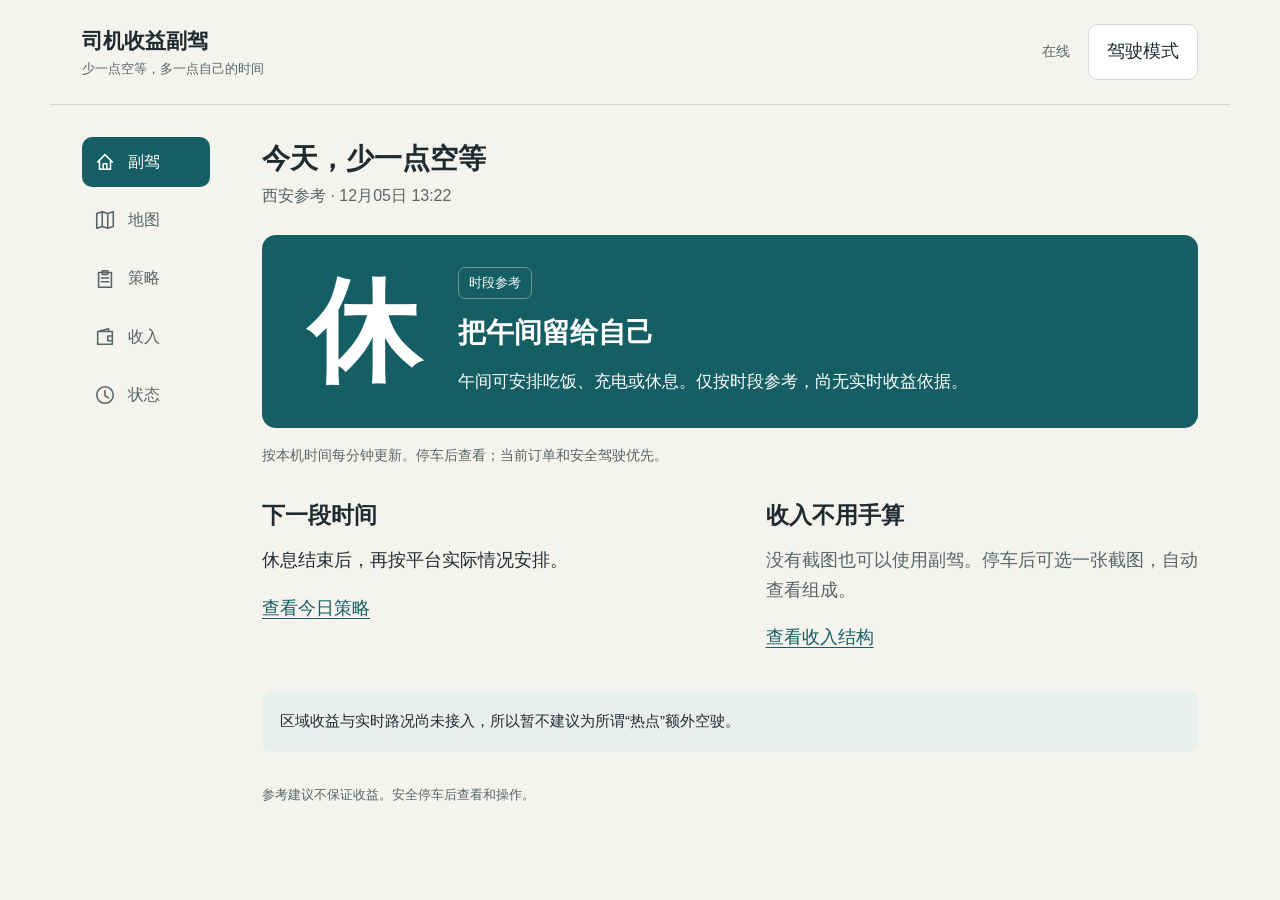
<file: index.html>
<!doctype html>
<html lang="zh-CN">
  <head>
    <meta charset="utf-8" />
    <meta
      name="viewport"
      content="width=device-width,initial-scale=1,viewport-fit=cover"
    />
    <meta name="theme-color" content="#155e63" />
    <meta
      name="description"
      content="司机收益副驾：少一点空等，多一点自己的时间。无需填写分析数据。"
    />
    <link rel="manifest" href="manifest.webmanifest" />
    <link rel="icon" href="icon.svg" type="image/svg+xml" />
    <link rel="apple-touch-icon" href="icon-192.png" />
    <link rel="stylesheet" href="styles.css" />
    <title>司机收益副驾</title>
  </head>
  <body>
    <a href="#content" class="skip">跳到主要内容</a>
    <div id="app">
      <main>
        <h1>司机收益副驾</h1>
        <p>正在准备城市参考…</p>
      </main>
    </div>
    <div id="notice" role="status" aria-live="polite"></div>
    <script type="module" src="app.mjs"></script>
    <noscript
      >请启用 JavaScript
      才能查看策略和本机数据。没有数据时不会生成实时收益预测。</noscript
    >
  </body>
</html>
</file>
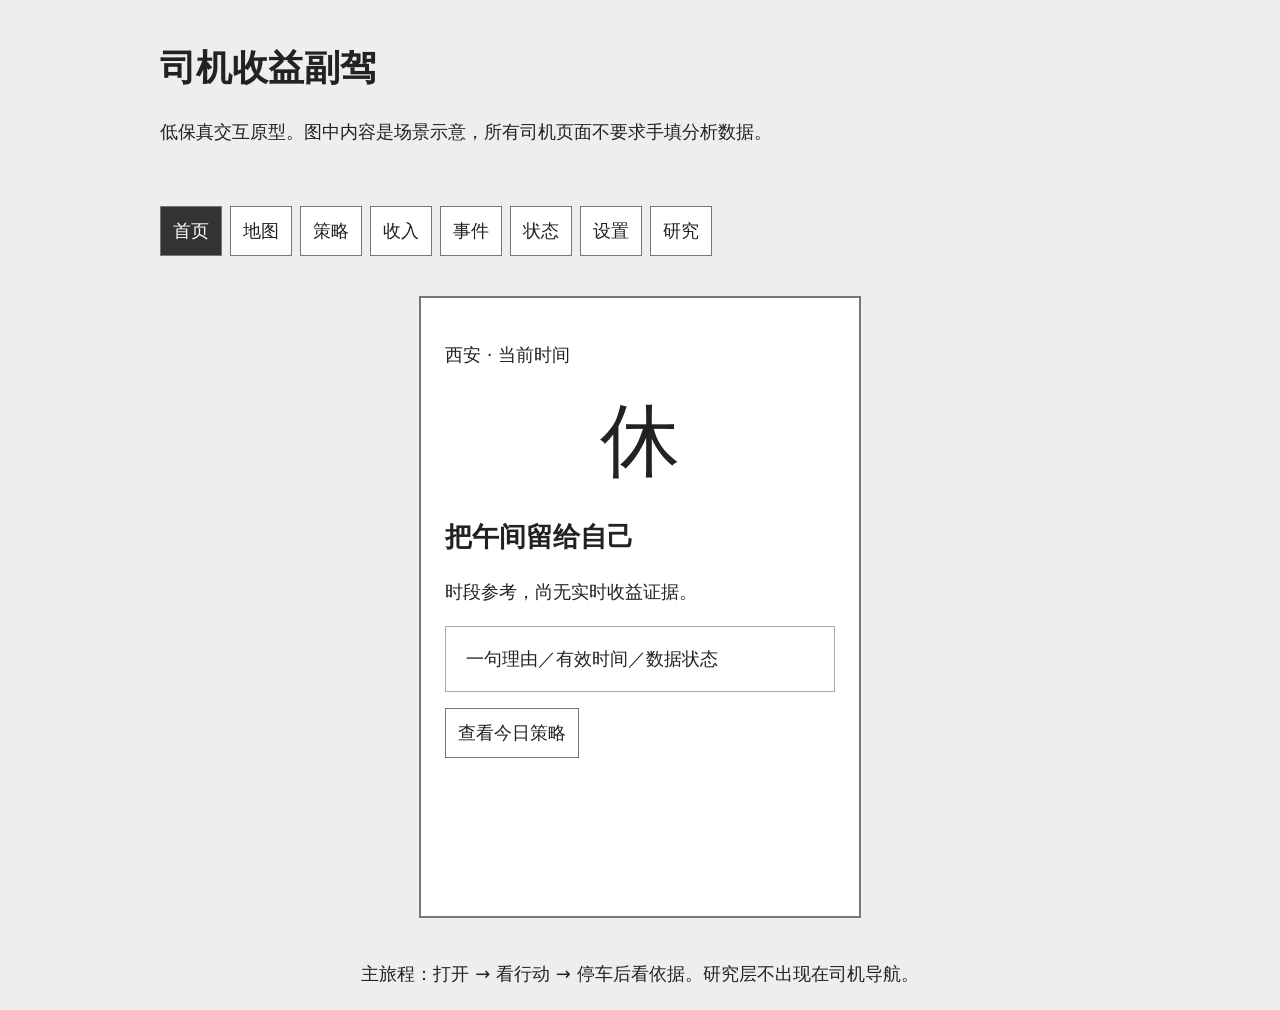
<file: docs/prototype.html>
<!doctype html>
<html lang="zh-CN">
  <meta charset="utf-8" /><meta
    name="viewport"
    content="width=device-width,initial-scale=1"
  /><title>司机副驾 · 多页低保真</title
  ><style>
    body {
      font: 18px system-ui;
      margin: 0;
      background: #eee;
      color: #222;
    }
    header,
    nav,
    main {
      max-width: 960px;
      margin: auto;
      padding: 20px;
    }
    nav {
      display: flex;
      flex-wrap: wrap;
      gap: 8px;
    }
    button,
    a {
      font: inherit;
      padding: 12px;
      color: inherit;
    }
    button {
      border: 1px solid #777;
      background: white;
      cursor: pointer;
    }
    button[aria-current] {
      background: #333;
      color: white;
    }
    .phone {
      max-width: 390px;
      margin: auto;
      background: white;
      border: 2px solid #777;
      min-height: 570px;
      padding: 24px;
    }
    .box {
      border: 1px solid #aaa;
      padding: 20px;
      margin: 16px 0;
    }
    .action {
      font-size: 80px;
      text-align: center;
    }
    p {
      line-height: 1.7;
    }
    footer {
      text-align: center;
      padding: 24px;
    }
  </style>
  <header>
    <h1>司机收益副驾</h1>
    <p>低保真交互原型。图中内容是场景示意，所有司机页面不要求手填分析数据。</p>
  </header>
  <nav id="nav"></nav>
  <main><div class="phone" id="screen"></div></main>
  <footer>
    主旅程：打开 → 看行动 → 停车后看依据。研究层不出现在司机导航。
  </footer>
  <script>
    const pages = {
      首页: '<p>西安 · 当前时间</p><div class="action">休</div><h2>把午间留给自己</h2><p>时段参考，尚无实时收益证据。</p><div class="box">一句理由／有效时间／数据状态</div><button onclick="go(\'策略\')">查看今日策略</button>',
      地图: '<h2>收益地图</h2><div class="box" style="height:220px">西安区域示意<br>北站／高新／曲江／机场<br><br>收益证据不足时显示“待验证”<br>不绘制虚假热力图</div><button onclick="go(\'状态\')">查看定位状态</button>',
      策略: '<h2>今日策略</h2><div class="box">现在：时段参考<br>跑／换／休／调／撤</div><p>下个窗口与休息安排</p><p>听单设置：停车后查看平台；不自动控制</p><button onclick="go(\'事件\')">查看城市事件</button>',
      收入: '<h2>收入结构</h2><p>尚未导入。首页可以直接使用。</p><div class="box">停车后选图 → 本机识别 → 核对 → 一键保存</div><p>行程＋奖励＋增项−扣减＋增值</p><p>平台流水独立展示，成本缺失时不显示净收入</p>',
      事件: '<h2>城市事件</h2><div class="box">天气：来源与更新时间</div><div class="box">活动／航班／高铁：未接入时明确为空</div><p>事件结束或消息过期后撤销建议</p>',
      状态: '<h2>今日状态</h2><div class="box">网络／定位／数据时效</div><p>可选：开始休息计时，不等于在线工时</p><button onclick="go(\'设置\')">自动设置</button>',
      设置: '<h2>自动设置</h2><div class="box">允许定位（可跳过）</div><div class="box">驾驶模式：只读大字</div><div class="box">安装说明／清除本机数据</div>',
      研究: '<h2>内部研究层</h2><p>仅供团队，不部署到司机入口</p><div class="box">五行动情景回放</div><div class="box">特惠开关／机场等待／午间休息实验</div><p>真实效果待验证，不伪造 benchmark</p>',
    };
    function go(k) {
      document.querySelector("#screen").innerHTML = pages[k];
      document.querySelector("#nav").innerHTML = Object.keys(pages)
        .map(
          (x) =>
            `<button ${x === k ? 'aria-current="page"' : ""} onclick="go('${x}')">${x}</button>`,
        )
        .join("");
      location.hash = k;
    }
    go(
      decodeURIComponent(location.hash.slice(1)) in pages
        ? decodeURIComponent(location.hash.slice(1))
        : "首页",
    );
  </script>
</html>
</file>
<file: styles.css>
:root {
  --bg: #f5f3ee;
  --ink: #202b30;
  --muted: #586568;
  --accent: #155e63;
  --paper: #fff;
  --line: #d4d9d7;
  --soft: #e9efec;
  --warning: #785017;
  --radius: 14px;
  --space: 24px;
}
* {
  box-sizing: border-box;
}
body {
  margin: 0;
  background: var(--bg);
  color: var(--ink);
  font:
    18px/1.65 -apple-system,
    BlinkMacSystemFont,
    "PingFang SC",
    "Microsoft YaHei",
    sans-serif;
}
button,
a,
input {
  font: inherit;
}
button,
a {
  touch-action: manipulation;
}
button {
  cursor: pointer;
  border: 1px solid var(--line);
  color: var(--ink);
  background: var(--paper);
  padding: 12px 18px;
  min-height: 48px;
  border-radius: 10px;
}
button:hover {
  background: var(--soft);
}
button:disabled {
  cursor: wait;
  opacity: 0.65;
}
a {
  color: var(--accent);
  text-underline-offset: 4px;
}
button:focus-visible,
a:focus-visible,
input:focus-visible {
  outline: 3px solid #a04f24;
  outline-offset: 3px;
}
button.primary {
  background: var(--accent);
  color: white;
  border-color: var(--accent);
}
button.danger {
  color: #983a28;
}
h1,
h2,
h3,
p {
  margin: 0;
}
h1 {
  font-size: 28px;
  line-height: 1.3;
}
h2 {
  font-size: 23px;
  line-height: 1.45;
  margin-bottom: 14px;
}
h3 {
  font-size: 18px;
  margin-bottom: 6px;
}
p + p {
  margin-top: 12px;
}
small,
.small {
  font-size: 14px;
  line-height: 1.6;
  color: var(--muted);
}
strong {
  font-weight: 700;
}
header {
  max-width: 1180px;
  margin: auto;
  padding: 24px 32px;
  display: flex;
  justify-content: space-between;
  align-items: center;
  border-bottom: 1px solid var(--line);
  gap: 20px;
}
.brand {
  font-weight: 700;
  font-size: 21px;
  text-decoration: none;
  color: var(--ink);
}
.brand small {
  display: block;
  font-weight: 400;
  font-size: 13px;
}
.header-tools {
  display: flex;
  align-items: center;
  gap: 18px;
}
.layout {
  max-width: 1180px;
  margin: auto;
  display: grid;
  grid-template-columns: 180px 1fr;
  min-height: 80vh;
}
.nav {
  padding: 32px 20px 20px 32px;
  display: flex;
  flex-direction: column;
  gap: 8px;
}
.nav a {
  display: flex;
  gap: 12px;
  align-items: center;
  color: var(--muted);
  padding: 12px;
  border-radius: 10px;
  text-decoration: none;
  font-size: 16px;
  min-height: 48px;
}
.nav a[aria-current] {
  background: var(--accent);
  color: #fff;
}
.nav svg {
  width: 22px;
  height: 22px;
  flex-shrink: 0;
}
main {
  min-width: 0;
  padding: 36px 32px 48px;
}
.pagehead {
  display: flex;
  justify-content: space-between;
  gap: 16px;
  align-items: flex-start;
  margin-bottom: 26px;
}
.pagehead p {
  color: var(--muted);
  font-size: 16px;
  margin-top: 6px;
}
.badge {
  display: inline-block;
  border: 1px solid var(--line);
  padding: 4px 10px;
  border-radius: 7px;
  font-size: 13px;
  background: var(--paper);
  white-space: nowrap;
  color: var(--muted);
}
.action-panel {
  background: var(--accent);
  color: white;
  border-radius: var(--radius);
  padding: 32px;
  display: grid;
  grid-template-columns: 140px 1fr;
  gap: 24px;
  align-items: center;
}
.action-letter {
  font-size: 112px;
  font-weight: 700;
  line-height: 1.1;
  text-align: center;
}
.action-panel h2 {
  font-size: 28px;
}
.action-panel p {
  font-size: 17px;
}
.action-panel .badge {
  background: transparent;
  color: white;
  border-color: #679497;
}
.action-reason {
  margin-top: 14px;
}
.meta-line {
  margin-top: 16px;
  font-size: 14px;
  color: var(--muted);
}
.columns {
  display: grid;
  grid-template-columns: 1.1fr 1fr;
  gap: 28px;
  margin-top: 32px;
}
.panel {
  padding: 24px;
  border: 1px solid var(--line);
  border-radius: var(--radius);
  background: var(--paper);
  margin-bottom: 22px;
}
.panel p {
  font-size: 16px;
}
.row {
  display: flex;
  justify-content: space-between;
  gap: 16px;
  align-items: center;
  padding: 14px 0;
  border-bottom: 1px solid var(--line);
}
.row:last-child {
  border-bottom: 0;
}
.row p {
  font-size: 16px;
}
.row .value {
  font-variant-numeric: tabular-nums;
  white-space: nowrap;
}
.muted {
  color: var(--muted);
}
.callout {
  padding: 18px;
  background: var(--soft);
  border-radius: 10px;
  font-size: 15px;
  margin: 20px 0;
}
.warning {
  background: #f6eedf;
  color: #674719;
}
.toolbar {
  display: flex;
  flex-wrap: wrap;
  gap: 10px;
  margin: 18px 0;
}
.section {
  margin-top: 28px;
}
.time-item {
  display: grid;
  grid-template-columns: 115px 1fr;
  gap: 20px;
  padding: 22px 0;
  border-bottom: 1px solid var(--line);
}
.time-item.current {
  color: var(--accent);
}
.time-item .small {
  margin-top: 6px;
}
.empty {
  padding: 38px 24px;
  background: var(--paper);
  border: 1px solid var(--line);
  border-radius: var(--radius);
  text-align: center;
}
.empty p {
  max-width: 460px;
  margin: 12px auto;
  color: var(--muted);
  font-size: 16px;
}
.money-large {
  font-size: 42px;
  line-height: 1.3;
  font-weight: 700;
  font-variant-numeric: tabular-nums;
}
.map {
  height: 400px;
  position: relative;
  background: #e7ece7;
  border: 1px solid #c8d2ca;
  border-radius: 14px;
  overflow: hidden;
  margin-bottom: 22px;
}
.map svg {
  width: 100%;
  height: 100%;
  position: absolute;
}
.map button {
  position: absolute;
  transform: translate(-50%, -50%);
  min-height: 48px;
  padding: 7px 10px;
  font-size: 15px;
  z-index: 1;
}
.map button[aria-pressed="true"] {
  background: var(--accent);
  color: white;
}
.map-label {
  position: absolute;
  right: 16px;
  bottom: 12px;
  font-size: 13px;
  color: #506353;
}
.region-title {
  display: flex;
  justify-content: space-between;
  align-items: center;
  gap: 10px;
}
.progress {
  width: 100%;
  height: 9px;
  accent-color: var(--accent);
}
.snapshot {
  margin-top: 22px;
}
.snapshot h3 {
  font-size: 20px;
}
.file-button {
  display: inline-flex;
  background: var(--accent);
  color: white;
  padding: 12px 18px;
  min-height: 48px;
  border-radius: 10px;
  cursor: pointer;
}
.file-button:focus-within {
  outline: 3px solid #a04f24;
  outline-offset: 3px;
}
input[type="file"] {
  position: absolute;
  width: 1px;
  height: 1px;
  opacity: 0;
}
.income-bar {
  display: flex;
  height: 12px;
  overflow: hidden;
  background: var(--line);
  margin: 20px 0;
  border-radius: 3px;
}
.income-bar span {
  background: var(--accent);
}
.income-bar span + span {
  background: #a46931;
}
.driverscreen {
  max-width: 850px;
  margin: auto;
  padding: 32px;
  min-height: 100vh;
  display: flex;
  flex-direction: column;
  justify-content: center;
  gap: 28px;
}
.driverscreen .action-panel {
  display: block;
  text-align: center;
}
.driverscreen .action-letter {
  margin: 18px 0;
}
.driverscreen .action-panel h2 {
  font-size: 32px;
}
.driverscreen button {
  align-self: center;
}
.skip {
  position: fixed;
  top: -80px;
  left: 8px;
  background: white;
  padding: 12px;
  z-index: 20;
}
.skip:focus {
  top: 8px;
}
#notice:not(:empty) {
  position: fixed;
  bottom: 95px;
  left: 50%;
  transform: translateX(-50%);
  background: #202b30;
  color: white;
  padding: 12px 20px;
  border-radius: 10px;
  max-width: min(90vw, 500px);
  z-index: 30;
  font-size: 15px;
}
footer {
  font-size: 13px;
  color: var(--muted);
  margin-top: 32px;
}
dialog {
  border: 1px solid var(--line);
  border-radius: 14px;
  max-width: 420px;
  width: 90%;
  padding: 28px;
}
dialog::backdrop {
  background: #0006;
}
dialog p {
  margin: 16px 0;
}
.loading {
  padding: 20px;
}
pre {
  white-space: pre-wrap;
  word-break: break-word;
}
.docs-links {
  display: flex;
  gap: 16px;
  flex-wrap: wrap;
}
.device-line {
  font-size: 14px;
  color: var(--muted);
}
@media (max-width: 760px) {
  header {
    padding: 17px 20px;
  }
  .brand {
    font-size: 18px;
  }
  .brand small {
    font-size: 12px;
  }
  .header-tools {
    gap: 8px;
  }
  .header-tools .device-line {
    display: none;
  }
  .header-tools button {
    padding: 9px 12px;
    font-size: 14px;
  }
  .layout {
    display: block;
  }
  .nav {
    position: fixed;
    bottom: 0;
    left: 0;
    right: 0;
    background: var(--paper);
    border-top: 1px solid var(--line);
    padding: 8px 4px calc(8px + env(safe-area-inset-bottom));
    z-index: 10;
    display: grid;
    grid-template-columns: repeat(5, 1fr);
    gap: 0;
  }
  .nav a {
    flex-direction: column;
    gap: 2px;
    font-size: 12px;
    padding: 6px 2px;
    border-radius: 8px;
    min-height: 58px;
  }
  .nav svg {
    width: 22px;
    height: 22px;
  }
  main {
    padding: 26px 20px 110px;
  }
  .pagehead {
    margin-bottom: 22px;
  }
  h1 {
    font-size: 25px;
  }
  .pagehead p {
    font-size: 14px;
  }
  .action-panel {
    padding: 28px 22px;
    display: block;
  }
  .action-letter {
    text-align: left;
    font-size: 96px;
    margin-bottom: 20px;
  }
  .action-panel h2 {
    font-size: 25px;
  }
  .action-panel p {
    font-size: 16px;
  }
  .columns {
    grid-template-columns: 1fr;
    gap: 2px;
    margin-top: 28px;
  }
  .panel {
    padding: 20px;
  }
  .time-item {
    grid-template-columns: 95px 1fr;
    gap: 14px;
  }
  .map {
    height: 340px;
  }
  .map button {
    font-size: 13px;
    padding: 6px 8px;
  }
  .row {
    font-size: 16px;
  }
  .money-large {
    font-size: 38px;
  }
  .driverscreen {
    padding: 22px;
  }
  .driverscreen .action-letter {
    text-align: center;
  }
  .driverscreen .action-panel h2 {
    font-size: 28px;
  }
}
@media (prefers-reduced-motion: reduce) {
  * {
    scroll-behavior: auto !important;
    animation: none !important;
    transition: none !important;
  }
}
</file>
